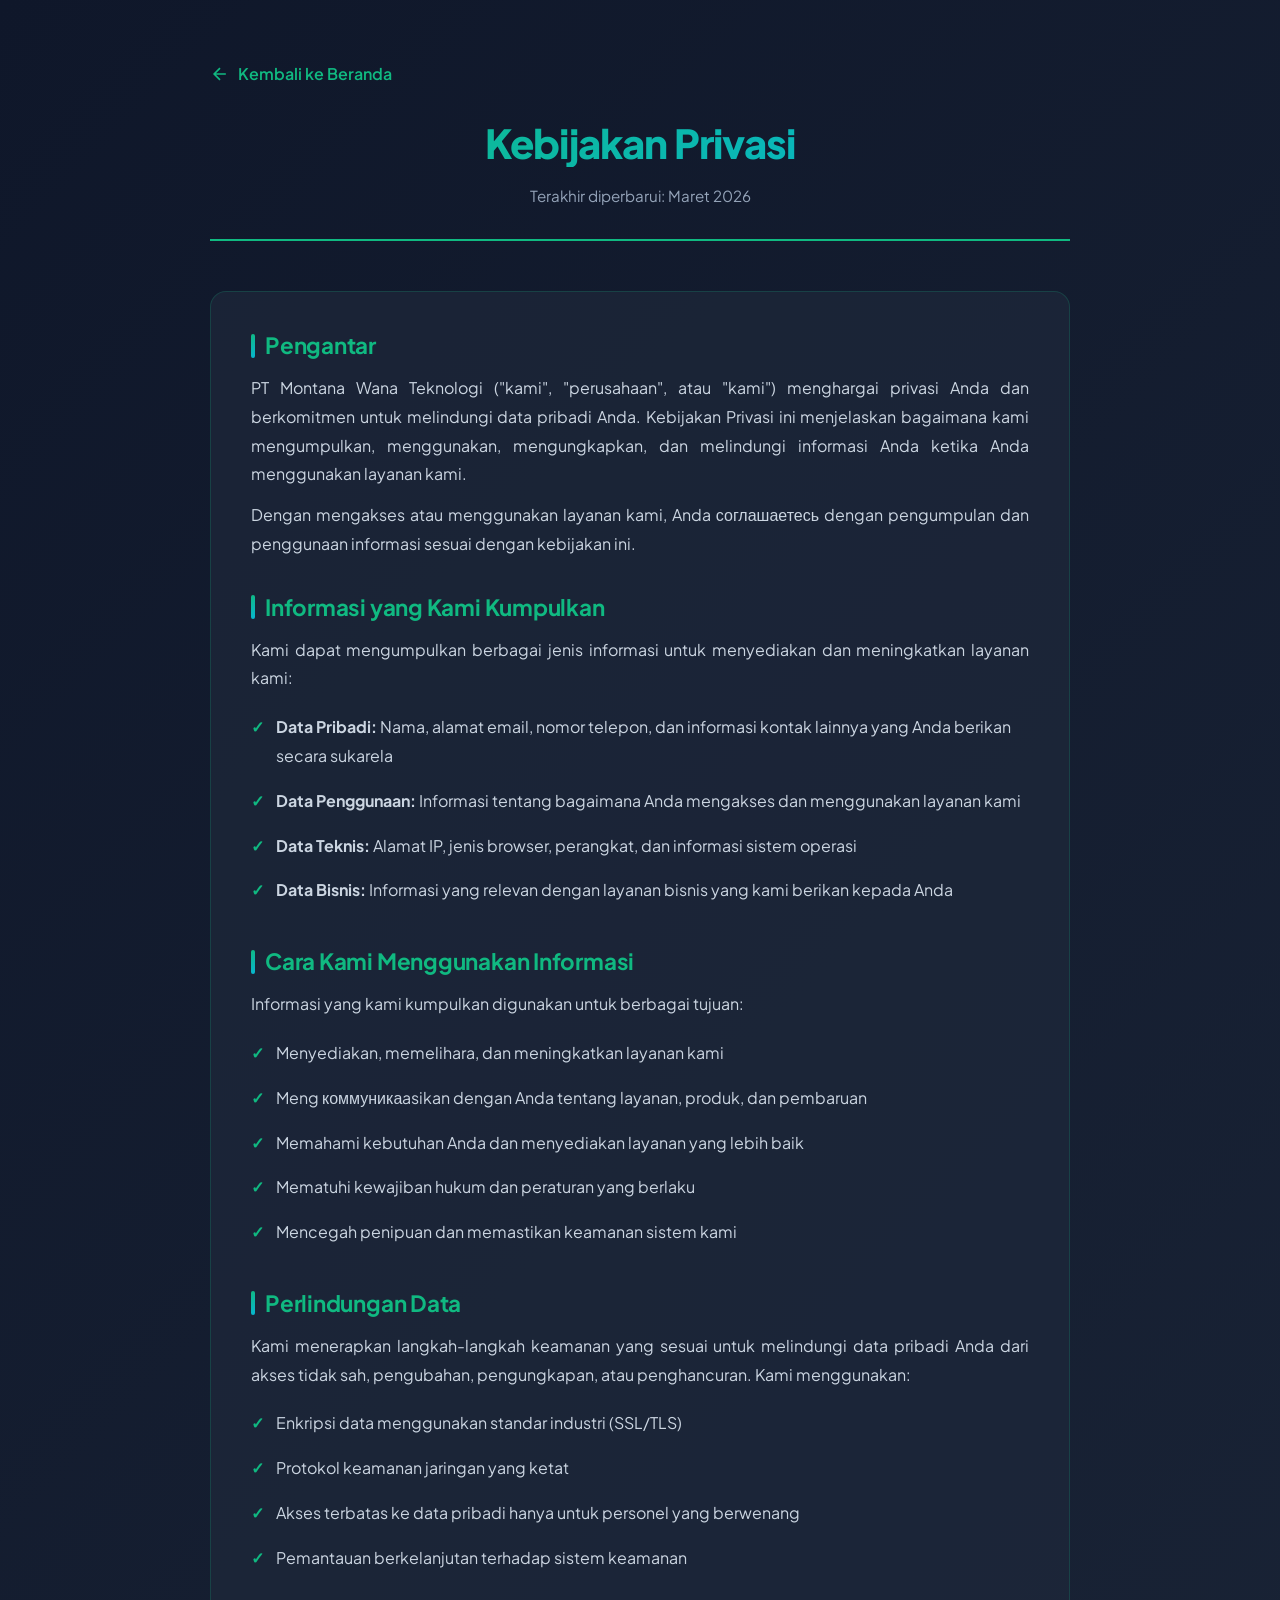
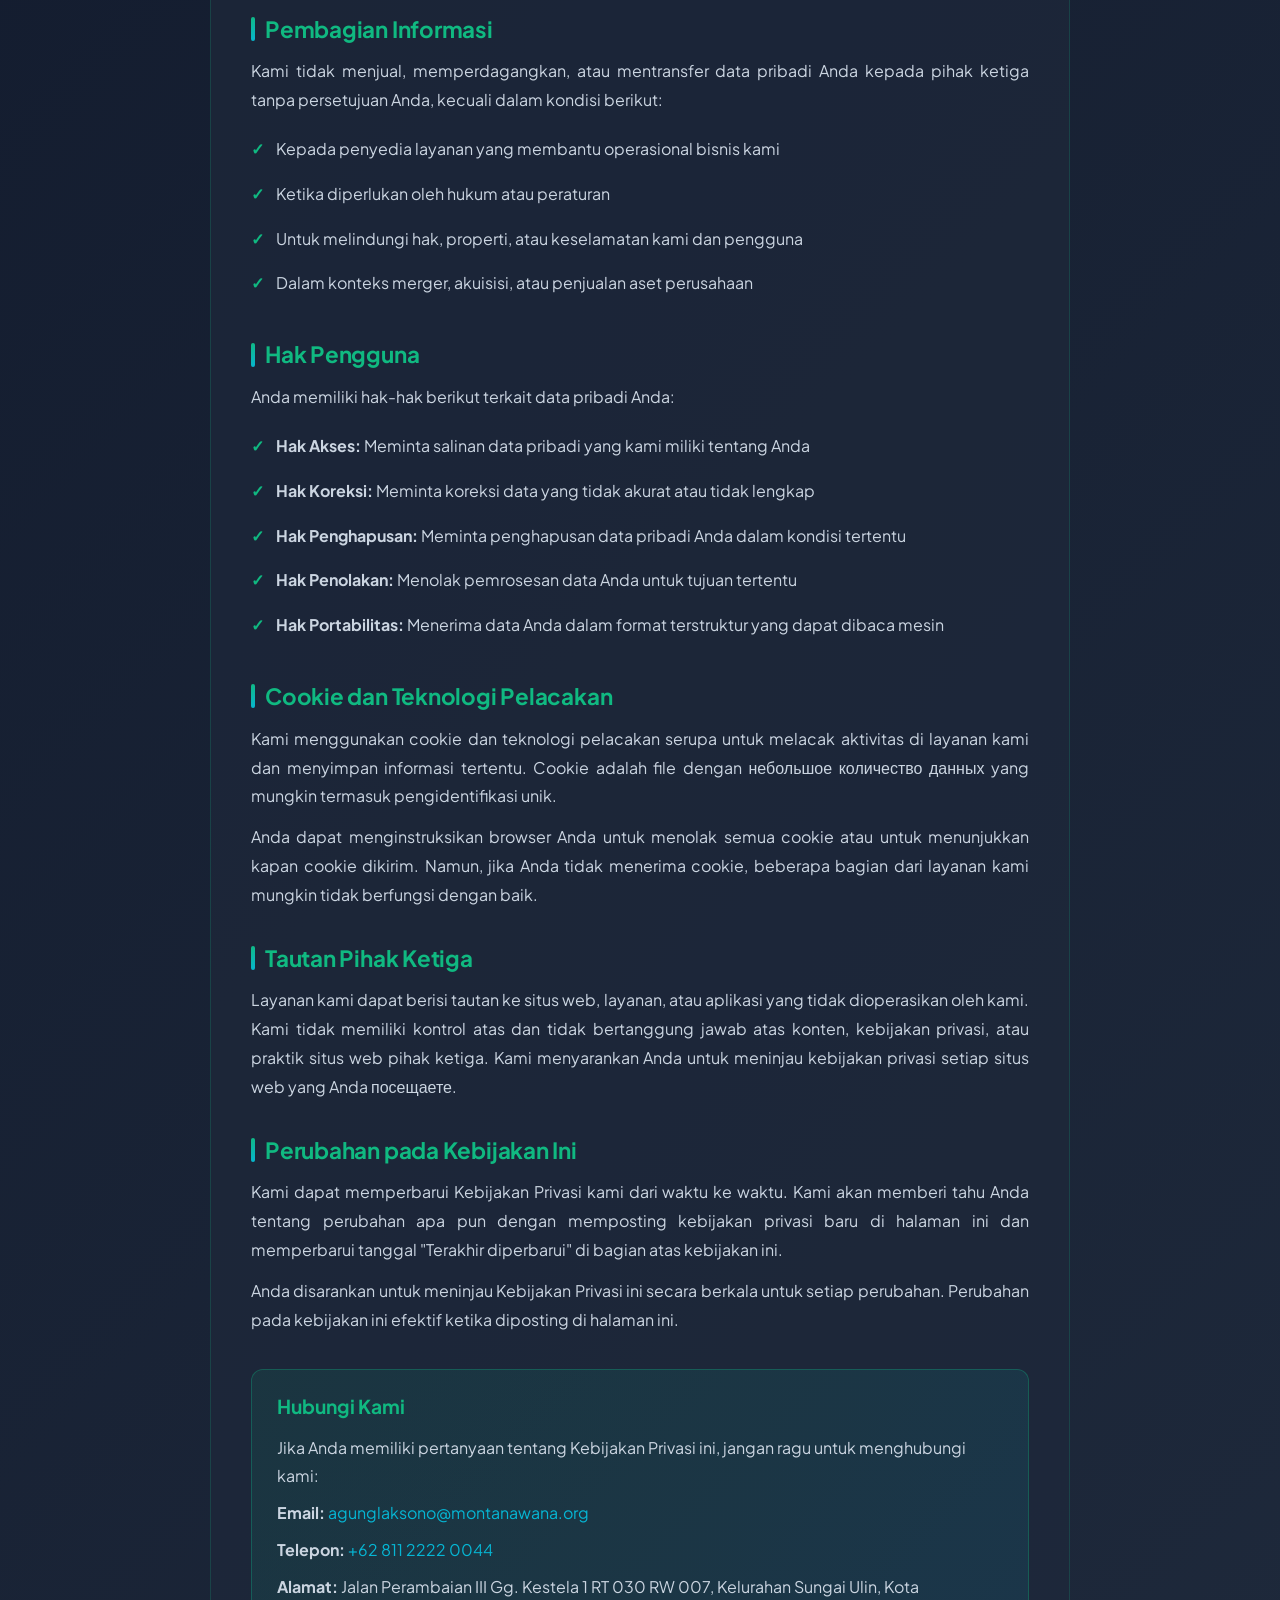
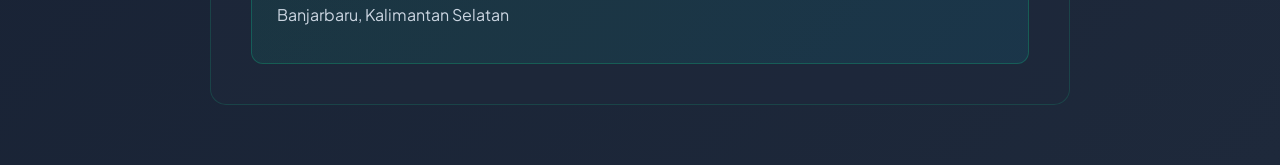
<file: privasy policy.html>
<!DOCTYPE html>
<html lang="id">
<head>
    <meta charset="UTF-8">
    <meta name="viewport" content="width=device-width, initial-scale=1.0">
    <meta name="description" content="Kebijakan Privasi PT Montana Wana Teknologi - Bagaimana kami melindungi dan mengelola data pribadi Anda.">
    <meta name="keywords" content="privacy policy, kebijakan privasi, PT Montana Wana Teknologi">
    <meta name="author" content="PT Montana Wana Teknologi">
    <meta name="robots" content="index, follow">
    
    <title>Kebijakan Privasi | PT Montana Wana Teknologi</title>
    
    <!-- Fonts -->
    <link rel="preconnect" href="https://fonts.googleapis.com">
    <link rel="preconnect" href="https://fonts.gstatic.com" crossorigin>
    <link href="https://fonts.googleapis.com/css2?family=Plus+Jakarta+Sans:wght@300;400;500;600;700;800&family=JetBrains+Mono:wght@400;500&display=swap" rel="stylesheet">
    
    <!-- Stylesheet -->
    <link rel="stylesheet" href="css/styles.css">
    
    <style>
        * {
            margin: 0;
            padding: 0;
            box-sizing: border-box;
        }
        
        body {
            font-family: 'Plus Jakarta Sans', sans-serif;
            background: linear-gradient(135deg, #0F172A 0%, #1E293B 100%);
            color: #E2E8F0;
            line-height: 1.8;
            min-height: 100vh;
        }
        
        .privacy-container {
            max-width: 900px;
            margin: 0 auto;
            padding: 60px 20px;
        }
        
        .privacy-header {
            text-align: center;
            margin-bottom: 50px;
            padding-bottom: 30px;
            border-bottom: 2px solid #10B981;
        }
        
        .privacy-header h1 {
            font-size: 2.5rem;
            font-weight: 800;
            color: #F8FAFC;
            margin-bottom: 15px;
            background: linear-gradient(135deg, #10B981, #06B6D4);
            -webkit-background-clip: text;
            -webkit-text-fill-color: transparent;
            background-clip: text;
        }
        
        .privacy-header .date {
            color: #94A3B8;
            font-size: 0.95rem;
        }
        
        .privacy-content {
            background: rgba(30, 41, 59, 0.7);
            border-radius: 16px;
            padding: 40px;
            border: 1px solid rgba(16, 185, 129, 0.2);
        }
        
        .privacy-section {
            margin-bottom: 35px;
        }
        
        .privacy-section h2 {
            font-size: 1.4rem;
            font-weight: 700;
            color: #10B981;
            margin-bottom: 15px;
            display: flex;
            align-items: center;
            gap: 10px;
        }
        
        .privacy-section h2::before {
            content: '';
            width: 4px;
            height: 24px;
            background: linear-gradient(135deg, #10B981, #06B6D4);
            border-radius: 2px;
        }
        
        .privacy-section p {
            color: #CBD5E1;
            margin-bottom: 12px;
            text-align: justify;
        }
        
        .privacy-section ul {
            list-style: none;
            padding-left: 0;
        }
        
        .privacy-section ul li {
            color: #CBD5E1;
            padding: 8px 0;
            padding-left: 25px;
            position: relative;
        }
        
        .privacy-section ul li::before {
            content: '✓';
            position: absolute;
            left: 0;
            color: #10B981;
            font-weight: bold;
        }
        
        .contact-box {
            background: linear-gradient(135deg, rgba(16, 185, 129, 0.1), rgba(6, 182, 212, 0.1));
            border: 1px solid rgba(16, 185, 129, 0.3);
            border-radius: 12px;
            padding: 25px;
            margin-top: 30px;
        }
        
        .contact-box h3 {
            color: #10B981;
            font-size: 1.2rem;
            margin-bottom: 15px;
        }
        
        .contact-box p {
            margin-bottom: 8px;
        }
        
        .contact-box a {
            color: #06B6D4;
            text-decoration: none;
            transition: color 0.3s ease;
        }
        
        .contact-box a:hover {
            color: #10B981;
        }
        
        .back-link {
            display: inline-flex;
            align-items: center;
            gap: 8px;
            color: #10B981;
            text-decoration: none;
            font-weight: 600;
            margin-bottom: 30px;
            transition: all 0.3s ease;
        }
        
        .back-link:hover {
            color: #06B6D4;
            transform: translateX(-5px);
        }
        
        @media (max-width: 768px) {
            .privacy-header h1 {
                font-size: 1.8rem;
            }
            
            .privacy-content {
                padding: 25px;
            }
            
            .privacy-container {
                padding: 40px 15px;
            }
        }
    </style>
</head>
<body>
    <div class="privacy-container">
        <a href="index.html" class="back-link">
            <svg width="20" height="20" viewBox="0 0 24 24" fill="none" stroke="currentColor" stroke-width="2">
                <path d="M19 12H5M12 19l-7-7 7-7"/>
            </svg>
            Kembali ke Beranda
        </a>
        
        <div class="privacy-header">
            <h1>Kebijakan Privasi</h1>
            <p class="date">Terakhir diperbarui: Maret 2026</p>
        </div>
        
        <div class="privacy-content">
            <div class="privacy-section">
                <h2>Pengantar</h2>
                <p>PT Montana Wana Teknologi ("kami", "perusahaan", atau "kami") menghargai privasi Anda dan berkomitmen untuk melindungi data pribadi Anda. Kebijakan Privasi ini menjelaskan bagaimana kami mengumpulkan, menggunakan, mengungkapkan, dan melindungi informasi Anda ketika Anda menggunakan layanan kami.</p>
                <p>Dengan mengakses atau menggunakan layanan kami, Anda соглашаетесь dengan pengumpulan dan penggunaan informasi sesuai dengan kebijakan ini.</p>
            </div>
            
            <div class="privacy-section">
                <h2>Informasi yang Kami Kumpulkan</h2>
                <p>Kami dapat mengumpulkan berbagai jenis informasi untuk menyediakan dan meningkatkan layanan kami:</p>
                <ul>
                    <li><strong>Data Pribadi:</strong> Nama, alamat email, nomor telepon, dan informasi kontak lainnya yang Anda berikan secara sukarela</li>
                    <li><strong>Data Penggunaan:</strong> Informasi tentang bagaimana Anda mengakses dan menggunakan layanan kami</li>
                    <li><strong>Data Teknis:</strong> Alamat IP, jenis browser, perangkat, dan informasi sistem operasi</li>
                    <li><strong>Data Bisnis:</strong> Informasi yang relevan dengan layanan bisnis yang kami berikan kepada Anda</li>
                </ul>
            </div>
            
            <div class="privacy-section">
                <h2>Cara Kami Menggunakan Informasi</h2>
                <p>Informasi yang kami kumpulkan digunakan untuk berbagai tujuan:</p>
                <ul>
                    <li>Menyediakan, memelihara, dan meningkatkan layanan kami</li>
                    <li>Meng коммуникаasikan dengan Anda tentang layanan, produk, dan pembaruan</li>
                    <li>Memahami kebutuhan Anda dan menyediakan layanan yang lebih baik</li>
                    <li>Mematuhi kewajiban hukum dan peraturan yang berlaku</li>
                    <li>Mencegah penipuan dan memastikan keamanan sistem kami</li>
                </ul>
            </div>
            
            <div class="privacy-section">
                <h2>Perlindungan Data</h2>
                <p>Kami menerapkan langkah-langkah keamanan yang sesuai untuk melindungi data pribadi Anda dari akses tidak sah, pengubahan, pengungkapan, atau penghancuran. Kami menggunakan:</p>
                <ul>
                    <li>Enkripsi data menggunakan standar industri (SSL/TLS)</li>
                    <li>Protokol keamanan jaringan yang ketat</li>
                    <li>Akses terbatas ke data pribadi hanya untuk personel yang berwenang</li>
                    <li>Pemantauan berkelanjutan terhadap sistem keamanan</li>
                </ul>
            </div>
            
            <div class="privacy-section">
                <h2>Pembagian Informasi</h2>
                <p>Kami tidak menjual, memperdagangkan, atau mentransfer data pribadi Anda kepada pihak ketiga tanpa persetujuan Anda, kecuali dalam kondisi berikut:</p>
                <ul>
                    <li>Kepada penyedia layanan yang membantu operasional bisnis kami</li>
                    <li>Ketika diperlukan oleh hukum atau peraturan</li>
                    <li>Untuk melindungi hak, properti, atau keselamatan kami dan pengguna</li>
                    <li>Dalam konteks merger, akuisisi, atau penjualan aset perusahaan</li>
                </ul>
            </div>
            
            <div class="privacy-section">
                <h2>Hak Pengguna</h2>
                <p>Anda memiliki hak-hak berikut terkait data pribadi Anda:</p>
                <ul>
                    <li><strong>Hak Akses:</strong> Meminta salinan data pribadi yang kami miliki tentang Anda</li>
                    <li><strong>Hak Koreksi:</strong> Meminta koreksi data yang tidak akurat atau tidak lengkap</li>
                    <li><strong>Hak Penghapusan:</strong> Meminta penghapusan data pribadi Anda dalam kondisi tertentu</li>
                    <li><strong>Hak Penolakan:</strong> Menolak pemrosesan data Anda untuk tujuan tertentu</li>
                    <li><strong>Hak Portabilitas:</strong> Menerima data Anda dalam format terstruktur yang dapat dibaca mesin</li>
                </ul>
            </div>
            
            <div class="privacy-section">
                <h2>Cookie dan Teknologi Pelacakan</h2>
                <p>Kami menggunakan cookie dan teknologi pelacakan serupa untuk melacak aktivitas di layanan kami dan menyimpan informasi tertentu. Cookie adalah file dengan небольшое количество данных yang mungkin termasuk pengidentifikasi unik.</p>
                <p>Anda dapat menginstruksikan browser Anda untuk menolak semua cookie atau untuk menunjukkan kapan cookie dikirim. Namun, jika Anda tidak menerima cookie, beberapa bagian dari layanan kami mungkin tidak berfungsi dengan baik.</p>
            </div>
            
            <div class="privacy-section">
                <h2>Tautan Pihak Ketiga</h2>
                <p>Layanan kami dapat berisi tautan ke situs web, layanan, atau aplikasi yang tidak dioperasikan oleh kami. Kami tidak memiliki kontrol atas dan tidak bertanggung jawab atas konten, kebijakan privasi, atau praktik situs web pihak ketiga. Kami menyarankan Anda untuk meninjau kebijakan privasi setiap situs web yang Anda посещаете.</p>
            </div>
            
            <div class="privacy-section">
                <h2>Perubahan pada Kebijakan Ini</h2>
                <p>Kami dapat memperbarui Kebijakan Privasi kami dari waktu ke waktu. Kami akan memberi tahu Anda tentang perubahan apa pun dengan memposting kebijakan privasi baru di halaman ini dan memperbarui tanggal "Terakhir diperbarui" di bagian atas kebijakan ini.</p>
                <p>Anda disarankan untuk meninjau Kebijakan Privasi ini secara berkala untuk setiap perubahan. Perubahan pada kebijakan ini efektif ketika diposting di halaman ini.</p>
            </div>
            
            <div class="contact-box">
                <h3>Hubungi Kami</h3>
                <p>Jika Anda memiliki pertanyaan tentang Kebijakan Privasi ini, jangan ragu untuk menghubungi kami:</p>
                <p><strong>Email:</strong> <a href="mailto:agunglaksono@montanawana.org">agunglaksono@montanawana.org</a></p>
                <p><strong>Telepon:</strong> <a href="tel:+6281122220044">+62 811 2222 0044</a></p>
                <p><strong>Alamat:</strong> Jalan Perambaian III Gg. Kestela 1 RT 030 RW 007, Kelurahan Sungai Ulin, Kota Banjarbaru, Kalimantan Selatan</p>
            </div>
        </div>
    </div>
</body>
</html>
</file>
<file: css/styles.css>
/* ================================================
   PT Montana Wana Teknologi - Main Stylesheet
   Professional Dark Theme with Emerald Accents
   V2.0 - Enhanced Design System
   ================================================ */

/* ================================================
   GRAYSCALE HOVER EFFECT FOR IMAGES
   ================================================
   Default: Black & white (grayscale: 100%)
   Hover: Full color (grayscale: 0%)
   Transition: 0.4s smooth animation
   ================================================ */

/* Main grayscale image effect - applies to all relevant images */
img.grayscale-effect,
.portfolio-img,
.product-img,
.solution-card img,
.team-img,
.livestock-img,
.farming-img,
.gallery-img,
.hero-bg-img,
.section-img,
.gallery-item img {
    filter: grayscale(100%) !important;
    -webkit-filter: grayscale(100%) !important;
    -moz-filter: grayscale(100%) !important;
    -ms-filter: grayscale(100%) !important;
    -o-filter: grayscale(100%) !important;
    transition: filter 0.4s ease-in-out, -webkit-filter 0.4s ease-in-out !important;
    -webkit-transition: -webkit-filter 0.4s ease-in-out !important;
    -moz-transition: filter 0.4s ease-in-out !important;
    -o-transition: filter 0.4s ease-in-out !important;
}

/* Full color on hover - override body filter for theme toggle */
img.grayscale-effect:hover,
.portfolio-img:hover,
.product-img:hover,
.solution-card img:hover,
.team-img:hover,
.livestock-img:hover,
.farming-img:hover,
.gallery-img:hover,
.hero-bg-img:hover,
.section-img:hover,
.gallery-item:hover img {
    filter: none !important;
    -webkit-filter: none !important;
    -moz-filter: none !important;
    -ms-filter: none !important;
    -o-filter: none !important;
}

/* Alternative class for images that should always be in color */
img.color-image,
img.no-grayscale {
    filter: grayscale(0%);
    -webkit-filter: grayscale(0%);
}

/* For background images in sections */
.grayscale-bg {
    filter: grayscale(100%);
    -webkit-filter: grayscale(100%);
    transition: filter 0.4s ease-in-out, background-image 0.4s ease-in-out;
}

.grayscale-bg:hover {
    filter: grayscale(0%);
    -webkit-filter: grayscale(0%);
}

/* Image container for better hover area */
.img-container {
    overflow: hidden;
    border-radius: inherit;
}

.img-container img {
    width: 100%;
    height: 100%;
    object-fit: cover;
}

/* Subtle zoom effect on hover (optional - combine with grayscale) */
.img-zoom-hover {
    transition: transform 0.4s ease-in-out, filter 0.4s ease-in-out;
}

.img-zoom-hover:hover {
    transform: scale(1.05);
}

/* Smooth image loading placeholder */
img {
    opacity: 1;
    transition: opacity 0.3s ease-in-out;
}

img.lazy-load {
    opacity: 0;
}

img.lazy-load.loaded {
    opacity: 1;
}

/* Dark/Light theme image adjustments */
@media (prefers-color-scheme: dark) {
    img.grayscale-effect,
    .grayscale-bg {
        filter: grayscale(100%) brightness(0.9);
        -webkit-filter: grayscale(100%) brightness(0.9);
    }
    
    img.grayscale-effect:hover,
    .grayscale-bg:hover {
        filter: grayscale(0%) brightness(1);
        -webkit-filter: grayscale(0%) brightness(1);
    }
}

/* Reduced motion preference */
@media (prefers-reduced-motion: reduce) {
    img.grayscale-effect,
    .grayscale-bg,
    .img-zoom-hover {
        transition: none;
        -webkit-transition: none;
    }
}

/* ================================================
   GALLERY STYLES FOR LIVESTOCK & FARMING IMAGES
   ================================================ */

/* Livestock Gallery */
.livestock-gallery {
    margin-bottom: 60px;
}

.gallery-grid,
.farming-gallery-grid {
    display: grid;
    grid-template-columns: repeat(5, 1fr);
    gap: 20px;
    margin-top: 40px;
}

@media (max-width: 1200px) {
    .gallery-grid,
    .farming-gallery-grid {
        grid-template-columns: repeat(3, 1fr);
    }
}

@media (max-width: 768px) {
    .gallery-grid,
    .farming-gallery-grid {
        grid-template-columns: repeat(2, 1fr);
    }
}

@media (max-width: 480px) {
    .gallery-grid,
    .farming-gallery-grid {
        grid-template-columns: 1fr;
    }
}

.gallery-item {
    position: relative;
    border-radius: 12px;
    overflow: hidden;
    box-shadow: 0 4px 20px rgba(0, 0, 0, 0.15);
    aspect-ratio: 4/3;
}

.gallery-item img {
    width: 100%;
    height: 100%;
    object-fit: cover;
    display: block;
}

.gallery-caption {
    position: absolute;
    bottom: 0;
    left: 0;
    right: 0;
    background: linear-gradient(transparent, rgba(0, 0, 0, 0.8));
    color: white;
    padding: 40px 16px 16px;
    font-size: 14px;
    font-weight: 500;
    text-align: center;
    opacity: 0;
    transform: translateY(10px);
    transition: all 0.3s ease;
}

.gallery-item:hover .gallery-caption {
    opacity: 1;
    transform: translateY(0);
}

/* Farming Gallery Section */
.farming-gallery {
    padding: 80px 0;
    background: var(--navy-light);
}

.farming-gallery-grid .gallery-item {
    aspect-ratio: 1/1;
}

/* Image hover zoom effect */
.gallery-item::before {
    content: '';
    position: absolute;
    top: 0;
    left: 0;
    right: 0;
    bottom: 0;
    background: linear-gradient(135deg, var(--emerald-glow), var(--cyan-glow));
    opacity: 0;
    transition: opacity 0.3s ease;
    z-index: 1;
}

.gallery-item:hover::before {
    opacity: 0.1;
}

.gallery-item:hover {
    transform: scale(1.02);
    box-shadow: 0 8px 30px rgba(16, 185, 129, 0.2);
}

/* CSS Variables - Design System */
:root {
    /* Primary Colors */
    --deep-navy: #0F172A;
    --navy-light: #1E293B;
    --navy-lighter: #334155;
    
    /* Accent Colors */
    --emerald: #10B981;
    --emerald-dark: #059669;
    --emerald-light: #34D399;
    --emerald-glow: rgba(16, 185, 129, 0.15);
    
    /* Secondary Accent */
    --cyan: #06B6D4;
    --cyan-light: #22D3EE;
    --cyan-glow: rgba(6, 182, 212, 0.15);
    
    /* NEW - Extended Accent Palette */
    --purple: #8B5CF6;
    --purple-light: #A78BFA;
    --purple-glow: rgba(139, 92, 246, 0.15);
    --amber: #F59E0B;
    --amber-light: #FBBF24;
    --amber-glow: rgba(245, 158, 11, 0.15);
    --rose: #F43F5E;
    --rose-light: #FB7185;
    --rose-glow: rgba(244, 63, 94, 0.15);
    
    /* Neutral Colors - IMPROVED Contrast */
    --white: #FFFFFF;
    --soft-white: #F8FAFC;
    --gray-50: #F9FAFB;
    --gray-100: #F1F5F9;
    --gray-200: #E2E8F0;
    --gray-300: #CBD5E1;  /* Lebih terang untuk readability */
    --gray-400: #94A3B8;
    --gray-500: #64748B;
    
    /* Glass Effect */
    --glass-bg: rgba(15, 23, 42, 0.75);
    --glass-bg-light: rgba(30, 41, 59, 0.6);
    --glass-border: rgba(255, 255, 255, 0.08);
    --glass-border-hover: rgba(255, 255, 255, 0.15);
    
    /* Gradients */
    --gradient-primary: linear-gradient(135deg, #10B981 0%, #06B6D4 100%);
    --gradient-dark: linear-gradient(180deg, #0F172A 0%, #1E293B 100%);
    --gradient-subtle: linear-gradient(180deg, transparent 0%, rgba(16, 185, 129, 0.05) 50%, transparent 100%);
    --gradient-purple: linear-gradient(135deg, #8B5CF6 0%, #06B6D4 100%);
    --gradient-amber: linear-gradient(135deg, #F59E0B 0%, #10B981 100%);
    
    /* Shadows */
    --shadow-sm: 0 2px 8px rgba(0, 0, 0, 0.15);
    --shadow-md: 0 4px 20px rgba(0, 0, 0, 0.25);
    --shadow-lg: 0 10px 40px rgba(0, 0, 0, 0.35);
    --shadow-glow: 0 0 40px rgba(16, 185, 129, 0.2);
    --shadow-cyan-glow: 0 0 40px rgba(6, 182, 212, 0.2);
    --shadow-purple-glow: 0 0 40px rgba(139, 92, 246, 0.2);
    
    /* Typography */
    --font-primary: 'Plus Jakarta Sans', -apple-system, BlinkMacSystemFont, sans-serif;
    --font-mono: 'JetBrains Mono', 'Fira Code', monospace;
    
    /* Typography Scale - IMPROVED */
    --text-xs: 0.75rem;      /* 12px - captions */
    --text-sm: 0.875rem;     /* 14px - small text */
    --text-base: 1rem;       /* 16px - body */
    --text-lg: 1.125rem;     /* 18px - lead text */
    --text-xl: 1.25rem;      /* 20px - card titles */
    --text-2xl: 1.5rem;      /* 24px - section subtitle */
    --text-3xl: 1.875rem;    /* 30px - h3 */
    --text-4xl: 2.25rem;     /* 36px - h2 */
    --text-5xl: 3rem;        /* 48px - h1 small */
    --text-6xl: 3.75rem;     /* 60px - hero title min */
    --text-7xl: 4.5rem;      /* 72px - hero title max */
    
    /* Line Heights */
    --leading-tight: 1.2;
    --leading-snug: 1.375;
    --leading-normal: 1.6;
    --leading-relaxed: 1.75;
    
    /* Spacing - NEW Consistent Scale */
    --space-1: 0.25rem;   /* 4px */
    --space-2: 0.5rem;    /* 8px */
    --space-3: 0.75rem;   /* 12px */
    --space-4: 1rem;      /* 16px */
    --space-5: 1.25rem;   /* 20px */
    --space-6: 1.5rem;    /* 24px */
    --space-8: 2rem;      /* 32px */
    --space-10: 2.5rem;   /* 40px */
    --space-12: 3rem;     /* 48px */
    --space-16: 4rem;     /* 64px */
    --space-20: 5rem;     /* 80px */
    --space-24: 6rem;     /* 96px */
    
    /* Legacy spacing aliases */
    --space-xs: 0.25rem;
    --space-sm: 0.5rem;
    --space-md: 1rem;
    --space-lg: 1.5rem;
    --space-xl: 2rem;
    --space-2xl: 3rem;
    --space-3xl: 4rem;
    --space-4xl: 6rem;
    
    /* Border Radius */
    --radius-sm: 6px;
    --radius-md: 10px;
    --radius-lg: 14px;
    --radius-xl: 20px;
    --radius-2xl: 28px;
    --radius-full: 9999px;
    
    /* Transitions */
    --transition-fast: 0.15s ease;
    --transition-base: 0.3s ease;
    --transition-slow: 0.5s ease;
    --transition-spring: 0.4s cubic-bezier(0.175, 0.885, 0.32, 1.275);
}

/* Reset & Base */
*, *::before, *::after {
    margin: 0;
    padding: 0;
    box-sizing: border-box;
}

html {
    scroll-behavior: smooth;
    -webkit-font-smoothing: antialiased;
    -moz-osx-font-smoothing: grayscale;
    font-size: 16px;
}

body {
    font-family: var(--font-primary);
    background: var(--deep-navy);
    color: var(--gray-300);  /* Improved contrast */
    line-height: var(--leading-normal);
    overflow-x: hidden;
    font-size: var(--text-base);
}

/* Typography Hierarchy - IMPROVED */
h1, h2, h3, h4, h5, h6 {
    color: var(--soft-white);
    line-height: var(--leading-tight);
    font-weight: 700;
}

h1 {
    font-size: var(--text-7xl);
    font-weight: 800;
    letter-spacing: -0.02em;
}

h2 {
    font-size: var(--text-4xl);
    letter-spacing: -0.01em;
}

h3 {
    font-size: var(--text-2xl);
}

h4 {
    font-size: var(--text-xl);
}

p {
    margin-bottom: var(--space-4);
    color: var(--gray-300);
}

p:last-child {
    margin-bottom: 0;
}

/* Lead text */
.lead {
    font-size: var(--text-lg);
    color: var(--gray-200);
    line-height: var(--leading-relaxed);
}

/* Caption text */
.caption {
    font-size: var(--text-sm);
    color: var(--gray-400);
    font-weight: 500;
    letter-spacing: 0.05em;
    text-transform: uppercase;
}

/* Mono text for data */
.mono {
    font-family: var(--font-mono);
    font-size: var(--text-sm);
}

/* Canvas Background */
#particle-canvas {
    position: fixed;
    top: 0;
    left: 0;
    width: 100%;
    height: 100%;
    z-index: 0;
    pointer-events: none;
}

/* Neural Network Canvas */
#neural-canvas {
    position: fixed;
    top: 0;
    left: 0;
    width: 100%;
    height: 100%;
    z-index: 0;
    pointer-events: none;
}

/* Scroll Progress */
.scroll-progress {
    position: fixed;
    top: 0;
    left: 0;
    width: 0%;
    height: 3px;
    background: var(--gradient-primary);
    z-index: 1001;
    transition: width 0.1s linear;
}

/* ================================================
   NAVIGATION - Minimalist & Elegant
   ================================================ */
.navbar {
    position: fixed;
    top: 0;
    left: 0;
    right: 0;
    display: flex;
    align-items: center;
    justify-content: space-between;
    padding: var(--space-4) var(--space-8);
    background: rgba(15, 23, 42, 0.85);
    backdrop-filter: blur(20px);
    -webkit-backdrop-filter: blur(20px);
    border-bottom: 1px solid var(--glass-border);
    z-index: 1000;
    max-width: 1400px;
    margin: 0 auto;
    left: 50%;
    transform: translateX(-50%);
    border-radius: 0 0 16px 16px;
}

.nav-logo {
    display: flex;
    align-items: center;
    gap: var(--space-3);
    text-decoration: none;
}

.nav-logo span {
    font-size: 1.2rem;
    font-weight: 700;
    color: var(--white);
    letter-spacing: -0.02em;
}

.nav-links {
    display: flex;
    gap: var(--space-1);
    list-style: none;
    align-items: center;
}

.nav-links a {
    padding: var(--space-2) var(--space-4);
    color: var(--gray-300);
    text-decoration: none;
    font-size: 0.9rem;
    font-weight: 500;
    border-radius: var(--radius-lg);
    transition: all 0.25s ease;
    white-space: nowrap;
}

.nav-links a:hover {
    color: var(--white);
    background: rgba(16, 185, 129, 0.15);
}

/* Navigation Dropdown */
.nav-links li {
    position: relative;
}

.nav-dropdown > a::after {
    content: '';
    display: inline-block;
    width: 0;
    height: 0;
    border-left: 4px solid transparent;
    border-right: 4px solid transparent;
    border-top: 4px solid currentColor;
    margin-left: 6px;
    vertical-align: middle;
}

.dropdown-menu {
    position: absolute;
    top: calc(100% + 8px);
    left: 50%;
    transform: translateX(-50%);
    min-width: 180px;
    background: var(--navy-light);
    border-radius: 12px;
    padding: 8px 0;
    box-shadow: 0 20px 50px rgba(0, 0, 0, 0.4);
    opacity: 0;
    visibility: hidden;
    transition: all 0.3s ease;
    z-index: 1000;
    list-style: none;
    border: 1px solid var(--glass-border);
}

.nav-dropdown:hover .dropdown-menu {
    opacity: 1;
    visibility: visible;
}

.dropdown-menu li a {
    display: block;
    padding: 10px 18px;
    color: var(--gray-300) !important;
    font-size: 0.85rem;
    border-radius: 0;
}

.dropdown-menu li a:hover {
    background: var(--emerald) !important;
    color: var(--deep-navy) !important;
}

.nav-actions {
    display: flex;
    align-items: center;
    gap: var(--space-2);
}

.mobile-menu-btn {
    display: none;
    flex-direction: column;
    gap: 5px;
    padding: 8px;
    background: transparent;
    border: none;
    cursor: pointer;
}

.mobile-menu-btn span {
    width: 24px;
    height: 2px;
    background: var(--gray-300);
    transition: all 0.3s ease;
    border-radius: 2px;
}

.nav-links a {
    padding: var(--space-2) var(--space-3);
    color: var(--gray-300);
    text-decoration: none;
    font-size: 0.8rem;
    font-weight: 500;
    border-radius: var(--radius-full);
    transition: all var(--transition-base);
    position: relative;
    white-space: nowrap;
}

.nav-links a::after {
    content: '';
    position: absolute;
    bottom: 4px;
    left: 50%;
    transform: translateX(-50%);
    width: 0;
    height: 2px;
    background: var(--emerald);
    transition: width var(--transition-base);
    border-radius: 2px;
}

.nav-links a:hover {
    color: var(--white);
    background: rgba(16, 185, 129, 0.1);
}

.nav-links a:hover::after {
    width: 60%;
}

/* Navigation Dropdown */
.nav-links li {
    position: relative;
}

.nav-dropdown > a::after {
    content: '' !important;
    display: inline-block !important;
    width: 0 !important;
    height: 0 !important;
    border-left: 4px solid transparent !important;
    border-right: 4px solid transparent !important;
    border-top: 5px solid currentColor !important;
    margin-left: 6px !important;
    vertical-align: middle;
}

.nav-dropdown > a::after {
    width: 0 !important;
    height: 0 !important;
    background: none !important;
}

.dropdown-menu {
    position: absolute;
    top: 100%;
    left: 0;
    min-width: 200px;
    background: var(--navy-light);
    border-radius: 12px;
    padding: 10px 0;
    box-shadow: 0 20px 50px rgba(0, 0, 0, 0.4);
    opacity: 0;
    visibility: hidden;
    transform: translateY(15px);
    transition: all 0.3s ease;
    z-index: 1000;
    list-style: none;
    margin-top: 8px;
    border: 1px solid var(--glass-border);
}

.nav-dropdown:hover .dropdown-menu {
    opacity: 1;
    visibility: visible;
    transform: translateY(0);
}

.dropdown-menu li a {
    display: block;
    padding: 12px 20px;
    color: var(--gray-300) !important;
    text-decoration: none;
    transition: all 0.2s ease;
    font-size: 0.85rem;
    border-radius: 0;
}

.dropdown-menu li a:hover {
    background: var(--emerald) !important;
    color: var(--deep-navy) !important;
    border-radius: 0;
}

.dropdown-menu li a::after {
    display: none !important;
}

.nav-actions {
    display: flex;
    align-items: center;
    gap: var(--space-2);
    padding-left: var(--space-5);
    border-left: 1px solid var(--glass-border);
}

.theme-toggle {
    width: 40px;
    height: 40px;
    border-radius: 50%;
    border: 1px solid var(--glass-border);
    background: transparent;
    color: var(--soft-white);
    cursor: pointer;
    display: flex;
    align-items: center;
    justify-content: center;
    transition: all var(--transition-base);
}

.theme-toggle:hover {
    background: var(--emerald);
    border-color: var(--emerald);
    color: var(--deep-navy);
}

/* Mobile Menu */
.mobile-menu-btn {
    display: none;
    width: 40px;
    height: 40px;
    border-radius: var(--radius-md);
    border: 1px solid var(--glass-border);
    background: transparent;
    color: var(--soft-white);
    cursor: pointer;
    flex-direction: column;
    align-items: center;
    justify-content: center;
    gap: 4px;
}

.mobile-menu-btn span {
    width: 20px;
    height: 2px;
    background: var(--soft-white);
    transition: all var(--transition-base);
}

/* ================================================
   HERO SECTION - Improved Layout
   ================================================ */
.hero {
    min-height: 100vh;
    display: flex;
    align-items: center;
    justify-content: center;
    position: relative;
    padding: var(--space-24) var(--space-6) var(--space-16);
    overflow: hidden;
}

.hero-content {
    text-align: center;
    max-width: 900px;
    z-index: 1;
}

.hero-badge {
    display: inline-flex;
    align-items: center;
    gap: var(--space-3);
    padding: var(--space-3) var(--space-6);
    background: var(--glass-bg);
    backdrop-filter: blur(10px);
    -webkit-backdrop-filter: blur(10px);
    border: 1px solid var(--glass-border);
    border-radius: var(--radius-full);
    font-size: var(--text-sm);
    color: var(--emerald-light);
    margin-bottom: var(--space-8);
    animation: fadeInUp 0.8s ease forwards;
    opacity: 0;
    font-weight: 500;
}

.hero-badge::before {
    content: '';
    width: 8px;
    height: 8px;
    background: var(--emerald);
    border-radius: 50%;
    animation: pulse 2s infinite;
}

.badge-dot {
    width: 6px;
    height: 6px;
    background: var(--emerald);
    border-radius: 50%;
    animation: pulse 2s infinite;
}

.hero-title {
    font-size: clamp(3rem, 7vw, 4.5rem);
    font-weight: 800;
    line-height: 1.1;
    margin-bottom: var(--space-6);
    animation: fadeInUp 0.8s ease 0.2s forwards;
    opacity: 0;
    letter-spacing: -0.03em;
}

.hero-title .highlight {
    background: var(--gradient-primary);
    -webkit-background-clip: text;
    -webkit-text-fill-color: transparent;
    background-clip: text;
}

.hero-subtitle {
    font-size: clamp(1.125rem, 2.5vw, 1.375rem);
    color: var(--gray-300);
    max-width: 650px;
    margin: 0 auto var(--space-12);
    animation: fadeInUp 0.8s ease 0.4s forwards;
    opacity: 0;
    line-height: var(--leading-relaxed);
}

.typing-effect {
    display: inline;
    color: var(--cyan-light);
    border-right: 2px solid var(--cyan-light);
    animation: blink 0.7s infinite;
}

.hero-cta {
    display: flex;
    gap: var(--space-4);
    justify-content: center;
    flex-wrap: wrap;
    animation: fadeInUp 0.8s ease 0.6s forwards;
    opacity: 0;
}

/* 3D Floating Elements - Simplified */
.hero-visual {
    position: absolute;
    width: 100%;
    height: 100%;
    top: 0;
    left: 0;
    pointer-events: none;
}

.floating-element {
    position: absolute;
    border-radius: var(--radius-xl);
    background: var(--glass-bg);
    backdrop-filter: blur(10px);
    -webkit-backdrop-filter: blur(10px);
    border: 1px solid var(--glass-border);
    padding: var(--space-6);
    animation: float 6s ease-in-out infinite;
    max-width: 200px;
}

.floating-element:nth-child(1) {
    top: 22%;
    left: 5%;
    animation-delay: 0s;
}

.floating-element:nth-child(2) {
    top: 55%;
    right: 5%;
    animation-delay: 2s;
}

.floating-element:nth-child(3) {
    bottom: 18%;
    left: 12%;
    animation-delay: 4s;
}

.floating-element .icon {
    width: 56px;
    height: 56px;
    background: var(--gradient-primary);
    border-radius: var(--radius-lg);
    display: flex;
    align-items: center;
    justify-content: center;
    margin-bottom: var(--space-4);
    font-size: 1.5rem;
}

.floating-element h4 {
    font-size: var(--text-base);
    margin-bottom: var(--space-1);
    color: var(--white);
    font-weight: 600;
}

.floating-element p {
    font-size: var(--text-sm);
    color: var(--gray-400);
    margin: 0;
}

/* ================================================
   VISUAL HIERARCHY ELEMENTS
   ================================================ */

/* Large Stats Numbers */
.stat-number {
    font-size: var(--text-6xl);
    font-weight: 800;
    line-height: 1;
    background: var(--gradient-primary);
    -webkit-background-clip: text;
    -webkit-text-fill-color: transparent;
    background-clip: text;
}

.stat-label {
    font-size: var(--text-sm);
    color: var(--gray-400);
    font-weight: 500;
    text-transform: uppercase;
    letter-spacing: 0.1em;
}

/* Section Number Marker */
.section-number {
    font-family: var(--font-mono);
    font-size: var(--text-sm);
    color: var(--emerald);
    font-weight: 500;
    margin-bottom: var(--space-2);
    display: block;
}

/* Enhanced Tags */
.tag {
    display: inline-flex;
    align-items: center;
    gap: var(--space-2);
    padding: var(--space-1) var(--space-3);
    border-radius: var(--radius-full);
    font-size: var(--text-xs);
    font-weight: 600;
    text-transform: uppercase;
    letter-spacing: 0.05em;
}

.tag-emerald {
    background: var(--emerald-glow);
    color: var(--emerald-light);
    border: 1px solid rgba(16, 185, 129, 0.3);
}

.tag-cyan {
    background: var(--cyan-glow);
    color: var(--cyan-light);
    border: 1px solid rgba(6, 182, 212, 0.3);
}

.tag-purple {
    background: var(--purple-glow);
    color: var(--purple-light);
    border: 1px solid rgba(139, 92, 246, 0.3);
}

.tag-amber {
    background: var(--amber-glow);
    color: var(--amber-light);
    border: 1px solid rgba(245, 158, 11, 0.3);
}

/* Enhanced Dividers */
.divider {
    width: 100%;
    height: 1px;
    background: linear-gradient(90deg, transparent, var(--glass-border), transparent);
    margin: var(--space-8) 0;
}

.divider-short {
    width: 60px;
    height: 3px;
    background: var(--gradient-primary);
    border-radius: var(--radius-full);
}

/* Card Glow Effects */
.card-glow {
    position: relative;
}

.card-glow::before {
    content: '';
    position: absolute;
    inset: -1px;
    border-radius: inherit;
    background: var(--gradient-primary);
    opacity: 0;
    transition: opacity var(--transition-base);
    z-index: -1;
    filter: blur(8px);
}

.card-glow:hover::before {
    opacity: 0.4;
}

/* Text Gradient */
.text-gradient {
    background: var(--gradient-primary);
    -webkit-background-clip: text;
    -webkit-text-fill-color: transparent;
    background-clip: text;
}

.text-gradient-purple {
    background: var(--gradient-purple);
    -webkit-background-clip: text;
    -webkit-text-fill-color: transparent;
    background-clip: text;
}

/* Background Patterns */
.bg-dots {
    background-image: radial-gradient(circle, var(--glass-border) 1px, transparent 1px);
    background-size: 24px 24px;
}

.bg-grid {
    background-image: 
        linear-gradient(var(--glass-border) 1px, transparent 1px),
        linear-gradient(90deg, var(--glass-border) 1px, transparent 1px);
    background-size: 40px 40px;
}

/* Skew Background */
.skew-bg {
    position: relative;
}

.skew-bg::before {
    content: '';
    position: absolute;
    top: 0;
    left: 0;
    right: 0;
    bottom: 0;
    background: var(--gradient-subtle);
    transform: skewY(-3deg);
    z-index: -1;
}

/* ================================================
   BUTTONS - Enhanced with Micro-interactions
   ================================================ */
.btn {
    padding: var(--space-4) var(--space-8);
    border-radius: var(--radius-full);
    font-size: var(--text-base);
    font-weight: 600;
    text-decoration: none;
    transition: all var(--transition-base);
    cursor: pointer;
    display: inline-flex;
    align-items: center;
    gap: var(--space-2);
    border: none;
    font-family: inherit;
    position: relative;
    overflow: hidden;
}

.btn-primary {
    background: var(--gradient-primary);
    color: var(--deep-navy);
    box-shadow: var(--shadow-glow);
}

.btn-primary::before {
    content: '';
    position: absolute;
    top: 0;
    left: -100%;
    width: 100%;
    height: 100%;
    background: linear-gradient(90deg, transparent, rgba(255,255,255,0.2), transparent);
    transition: left 0.5s ease;
}

.btn-primary:hover {
    transform: translateY(-3px);
    box-shadow: 0 15px 50px rgba(16, 185, 129, 0.4);
}

.btn-primary:hover::before {
    left: 100%;
}

.btn-secondary {
    background: transparent;
    color: var(--soft-white);
    border: 1px solid var(--glass-border);
}

.btn-secondary:hover {
    background: var(--glass-bg-light);
}

.btn-outline {
    background: transparent;
    color: var(--gray-300);
    border: 1px solid var(--gray-600);
}

.btn-outline:hover {
    border-color: var(--emerald);
    color: var(--emerald);
    background: rgba(16, 185, 129, 0.1);
}

.btn-sm {
    padding: var(--space-2) var(--space-5);
    font-size: var(--text-sm);
}

/* Animated border for special buttons */
.btn-animated {
    position: relative;
}

.btn-animated::after {
    content: '';
    position: absolute;
    inset: -2px;
    border-radius: inherit;
    background: var(--gradient-primary);
    z-index: -1;
    opacity: 0;
    transition: opacity var(--transition-base);
}

.btn-animated:hover::after {
    opacity: 1;
}

/* ================================================
   SECTIONS
   ================================================ */
section {
    padding: var(--space-20) var(--space-6);
    position: relative;
}

/* Container */
.container {
    max-width: 1200px;
    margin: 0 auto;
    padding: 0 var(--space-6);
}

.container-lg {
    max-width: 1400px;
}

.container-sm {
    max-width: 800px;
}

.section-header {
    text-align: center;
    max-width: 800px;
    margin: 0 auto var(--space-16);
}

.section-tag {
    display: inline-block;
    padding: var(--space-2) var(--space-4);
    background: var(--emerald-glow);
    border: 1px solid rgba(16, 185, 129, 0.3);
    border-radius: var(--radius-full);
    font-size: var(--text-sm);
    color: var(--emerald-light);
    margin-bottom: var(--space-4);
    font-weight: 600;
    letter-spacing: 0.08em;
    text-transform: uppercase;
}

.section-title {
    font-size: clamp(2rem, 5vw, 3rem);
    font-weight: 700;
    margin-bottom: var(--space-4);
    color: var(--white);
    letter-spacing: -0.02em;
}

.section-desc {
    color: var(--gray-400);
    font-size: var(--text-lg);
    max-width: 600px;
    margin: 0 auto;
}

/* Section Divider */
.section-divider {
    width: 60px;
    height: 4px;
    background: var(--gradient-primary);
    border-radius: var(--radius-full);
    margin: 0 auto var(--space-6);
}

/* ================================================
   ABOUT SECTION
   ================================================ */
.about {
    background: var(--gradient-subtle);
}

/* Profile Card */
.profile-card {
    max-width: 900px;
    margin: 0 auto 60px;
    background: var(--glass-bg);
    backdrop-filter: blur(10px);
    -webkit-backdrop-filter: blur(10px);
    border: 1px solid var(--glass-border);
    border-radius: var(--radius-xl);
    padding: 40px;
}

.profile-card h3 {
    color: var(--emerald);
    margin-bottom: var(--space-md);
    font-size: 1.25rem;
}

.profile-card .info-grid {
    display: grid;
    grid-template-columns: repeat(auto-fit, minmax(250px, 1fr));
    gap: var(--space-xl);
}

.profile-card .info-item {
    display: flex;
    flex-direction: column;
    gap: var(--space-sm);
    font-size: 0.95rem;
}

.profile-card .info-item strong {
    color: var(--gray-500);
    font-weight: 500;
}

.profile-card .kbli-tags {
    display: flex;
    flex-wrap: wrap;
    gap: var(--space-sm);
    margin-top: var(--space-lg);
    padding-top: var(--space-lg);
    border-top: 1px solid var(--glass-border);
}

/* Profile Hero Section */
.profile-hero {
    background: linear-gradient(135deg, var(--emerald-900) 0%, var(--emerald-800) 50%, var(--teal-900) 100%);
    padding: 120px 20px 80px;
    position: relative;
    overflow: hidden;
}

.profile-hero::before {
    content: '';
    position: absolute;
    top: 0;
    left: 0;
    right: 0;
    bottom: 0;
    background: url("data:image/svg+xml,%3Csvg width='60' height='60' viewBox='0 0 60 60' xmlns='http://www.w3.org/2000/svg'%3E%3Cg fill='none' fill-rule='evenodd'%3E%3Cg fill='%23ffffff' fill-opacity='0.03'%3E%3Cpath d='M36 34v-4h-2v4h-4v2h4v4h2v-4h4v-2h-4zm0-30V0h-2v4h-4v2h4v4h2V6h4V4h-4zM6 34v-4H4v4H0v2h4v4h2v-4h4v-2H6zM6 4V0H4v4H0v2h4v4h2V6h4V4H6z'/%3E%3C/g%3E%3C/g%3E%3C/svg%3E");
    opacity: 0.5;
}

.profile-container {
    max-width: 1100px;
    margin: 0 auto;
    display: flex;
    align-items: center;
    gap: 60px;
    position: relative;
    z-index: 1;
}

.profile-image {
    flex-shrink: 0;
    position: relative;
}

.profile-image img {
    width: 280px;
    height: 280px;
    border-radius: 50%;
    object-fit: cover;
    border: 6px solid rgba(255, 255, 255, 0.3);
    box-shadow: 0 20px 60px rgba(0, 0, 0, 0.4);
    transition: transform 0.3s ease, box-shadow 0.3s ease;
}

.profile-image img:hover {
    transform: scale(1.05);
    box-shadow: 0 25px 70px rgba(0, 0, 0, 0.5);
}

.profile-badge {
    position: absolute;
    bottom: 10px;
    right: -10px;
    background: linear-gradient(135deg, var(--emerald-500), var(--teal-500));
    color: white;
    padding: 12px 18px;
    border-radius: 30px;
    font-size: 0.85rem;
    font-weight: 600;
    display: flex;
    align-items: center;
    gap: 8px;
    box-shadow: 0 8px 25px rgba(16, 185, 129, 0.4);
    animation: float 3s ease-in-out infinite;
}

@keyframes float {
    0%, 100% { transform: translateY(0); }
    50% { transform: translateY(-8px); }
}

.profile-info {
    color: white;
}

.profile-info h1 {
    font-size: 3rem;
    font-weight: 700;
    margin-bottom: 10px;
    line-height: 1.2;
    text-shadow: 0 2px 10px rgba(0, 0, 0, 0.2);
}

.profile-title {
    font-size: 1.4rem;
    font-weight: 500;
    color: rgba(255, 255, 255, 0.9);
    margin-bottom: 8px;
}

.profile-tagline {
    font-size: 1.1rem;
    color: rgba(255, 255, 255, 0.7);
    margin-bottom: 20px;
}

.profile-badges {
    display: flex;
    flex-wrap: wrap;
    gap: 10px;
    margin-bottom: 25px;
}

.badge-item {
    background: rgba(255, 255, 255, 0.15);
    backdrop-filter: blur(10px);
    padding: 8px 16px;
    border-radius: 20px;
    font-size: 0.9rem;
    font-weight: 500;
}

.profile-social {
    display: flex;
    gap: 15px;
}

.profile-social a {
    background: rgba(255, 255, 255, 0.2);
    color: white;
    padding: 10px 20px;
    border-radius: 25px;
    text-decoration: none;
    font-weight: 500;
    transition: all 0.3s ease;
    border: 1px solid rgba(255, 255, 255, 0.3);
}

.profile-social a:hover {
    background: white;
    color: var(--emerald-700);
    transform: translateY(-3px);
}

/* About Profile Section */
.about-profile {
    background: white;
    padding: 80px 20px;
}

.about-profile h2 {
    text-align: center;
    font-size: 2.2rem;
    color: var(--emerald-800);
    margin-bottom: 40px;
    position: relative;
}

.about-profile h2::after {
    content: '';
    display: block;
    width: 60px;
    height: 4px;
    background: linear-gradient(90deg, var(--emerald-500), var(--teal-500));
    margin: 15px auto 0;
    border-radius: 2px;
}

.about-content {
    max-width: 800px;
    margin: 0 auto;
}

.about-content p {
    font-size: 1.05rem;
    line-height: 1.8;
    color: var(--gray-600);
    margin-bottom: 20px;
}

.about-content strong {
    color: var(--emerald-700);
}

/* Education Section */
.education-section {
    background: var(--gray-50);
    padding: 80px 20px;
}

.education-section h2 {
    text-align: center;
    font-size: 2.2rem;
    color: var(--emerald-800);
    margin-bottom: 50px;
    position: relative;
}

.education-section h2::after {
    content: '';
    display: block;
    width: 60px;
    height: 4px;
    background: linear-gradient(90deg, var(--emerald-500), var(--teal-500));
    margin: 15px auto 0;
    border-radius: 2px;
}

.education-timeline {
    max-width: 800px;
    margin: 0 auto;
    display: flex;
    flex-direction: column;
    gap: 25px;
}

.education-item {
    display: flex;
    align-items: center;
    gap: 25px;
    background: white;
    padding: 25px 30px;
    border-radius: 16px;
    box-shadow: 0 4px 20px rgba(0, 0, 0, 0.08);
    transition: transform 0.3s ease, box-shadow 0.3s ease;
}

.education-item:hover {
    transform: translateX(10px);
    box-shadow: 0 8px 30px rgba(0, 0, 0, 0.12);
}

.education-icon {
    width: 60px;
    height: 60px;
    background: linear-gradient(135deg, var(--emerald-500), var(--teal-500));
    border-radius: 50%;
    display: flex;
    align-items: center;
    justify-content: center;
    font-size: 1.5rem;
    flex-shrink: 0;
}

.education-content h3 {
    font-size: 1.2rem;
    color: var(--gray-800);
    margin-bottom: 5px;
}

.education-degree {
    color: var(--emerald-600);
    font-weight: 600;
    margin-bottom: 3px;
}

.education-year {
    color: var(--gray-500);
    font-size: 0.9rem;
}

/* Responsive Profile */
@media (max-width: 900px) {
    .profile-container {
        flex-direction: column;
        text-align: center;
        gap: 30px;
    }
    
    .profile-image img {
        width: 220px;
        height: 220px;
    }
    
    .profile-info h1 {
        font-size: 2.2rem;
    }
    
    .profile-badges {
        justify-content: center;
    }
    
    .profile-social {
        justify-content: center;
    }
    
    .profile-badge {
        right: 50%;
        transform: translateX(50%);
        bottom: -15px;
    }
}

@media (max-width: 600px) {
    .profile-hero {
        padding: 100px 15px 60px;
    }
    
    .profile-info h1 {
        font-size: 1.8rem;
    }
    
    .profile-title {
        font-size: 1.1rem;
    }
    
    .education-item {
        flex-direction: column;
        text-align: center;
    }
}

/* Timeline */
.timeline-container {
    max-width: 1000px;
    margin: 0 auto;
    position: relative;
    padding: 40px 0;
}

.timeline-line {
    position: absolute;
    top: 50%;
    left: 0;
    width: 100%;
    height: 2px;
    background: linear-gradient(90deg, var(--emerald), var(--cyan));
    transform: translateY(-50%);
}

.timeline-items {
    display: flex;
    justify-content: space-between;
    position: relative;
    padding: 0 20px;
}

.timeline-item {
    position: relative;
    text-align: center;
    flex: 1;
    cursor: pointer;
}

.timeline-dot {
    width: 20px;
    height: 20px;
    background: var(--emerald);
    border-radius: 50%;
    margin: 0 auto 20px;
    position: relative;
    z-index: 1;
    transition: all var(--transition-base);
    box-shadow: var(--shadow-glow);
}

.timeline-item:hover .timeline-dot {
    transform: scale(1.5);
    background: var(--cyan);
}

.timeline-year {
    font-size: 1.5rem;
    font-weight: 700;
    margin-bottom: var(--space-sm);
    color: var(--emerald);
}

.timeline-content {
    background: var(--glass-bg);
    backdrop-filter: blur(10px);
    -webkit-backdrop-filter: blur(10px);
    border: 1px solid var(--glass-border);
    border-radius: var(--radius-lg);
    padding: var(--space-lg);
    margin-top: 20px;
    transition: all var(--transition-base);
    opacity: 0.85;
}

.timeline-item:hover .timeline-content {
    opacity: 1;
    border-color: var(--emerald);
    transform: translateY(-5px);
}

.timeline-content h4 {
    font-size: 1.1rem;
    margin-bottom: var(--space-sm);
    color: var(--white);
}

.timeline-content p {
    font-size: 0.9rem;
    color: var(--gray-400);
}

/* Values Grid */
.values-grid {
    display: grid;
    grid-template-columns: repeat(auto-fit, minmax(280px, 1fr));
    gap: var(--space-8);
    max-width: 1200px;
    margin: var(--space-16) auto 0;
}

.value-card {
    background: var(--glass-bg);
    backdrop-filter: blur(10px);
    -webkit-backdrop-filter: blur(10px);
    border: 1px solid var(--glass-border);
    border-radius: var(--radius-xl);
    padding: var(--space-8);
    text-align: center;
    transition: all var(--transition-spring);
    position: relative;
}

.value-card::before {
    content: '';
    position: absolute;
    inset: 0;
    border-radius: var(--radius-xl);
    padding: 2px;
    background: var(--gradient-primary);
    -webkit-mask: linear-gradient(#fff 0 0) content-box, linear-gradient(#fff 0 0);
    mask: linear-gradient(#fff 0 0) content-box, linear-gradient(#fff 0 0);
    -webkit-mask-composite: xor;
    mask-composite: exclude;
    opacity: 0;
    transition: opacity var(--transition-base);
}

.value-card:hover {
    transform: translateY(-10px);
    border-color: transparent;
    box-shadow: var(--shadow-glow);
}

.value-card:hover::before {
    opacity: 1;
}

.value-icon {
    width: 80px;
    height: 80px;
    background: linear-gradient(135deg, var(--emerald-glow), var(--cyan-glow));
    border-radius: var(--radius-lg);
    display: flex;
    align-items: center;
    justify-content: center;
    margin: 0 auto var(--space-6);
    font-size: 2rem;
    position: relative;
}

.value-icon::after {
    content: '';
    position: absolute;
    inset: -4px;
    border-radius: var(--radius-lg);
    background: var(--gradient-primary);
    opacity: 0.3;
    z-index: -1;
    filter: blur(10px);
}

.value-card h3 {
    font-size: var(--text-xl);
    margin-bottom: var(--space-3);
    color: var(--white);
    font-weight: 600;
}

.value-card p {
    color: var(--gray-400);
    font-size: var(--text-base);
    line-height: var(--leading-relaxed);
}

/* ================================================
   ABOUT THE FOUNDER SECTION
   ================================================ */
.founder-section {
    padding: 100px 5% 80px;
    background: var(--gradient-subtle);
}

.founder-card {
    max-width: 900px;
    margin: 0 auto;
    background: var(--glass-bg);
    backdrop-filter: blur(10px);
    -webkit-backdrop-filter: blur(10px);
    border: 1px solid var(--glass-border);
    border-radius: var(--radius-xl);
    padding: 40px;
    box-shadow: 0 20px 60px rgba(0, 0, 0, 0.3);
}

.founder-profile {
    display: flex;
    align-items: center;
    gap: 30px;
    margin-bottom: 30px;
    padding-bottom: 30px;
    border-bottom: 1px solid var(--glass-border);
}

.founder-image {
    flex-shrink: 0;
}

.founder-image img,
.founder-image svg {
    width: 120px;
    height: 120px;
    border-radius: 50%;
    box-shadow: 0 10px 30px rgba(16, 185, 129, 0.3);
    object-fit: cover;
    border: 3px solid rgba(255, 255, 255, 0.3);
}

.founder-info h3 {
    font-size: 2rem;
    color: var(--white);
    margin-bottom: 8px;
}

.founder-title {
    font-size: 1.1rem;
    color: var(--emerald);
    margin-bottom: 8px;
    font-weight: 500;
}

.founder-education {
    font-size: 0.95rem;
    color: var(--gray-400);
}

.founder-bio {
    margin-bottom: 30px;
}

.founder-bio p {
    color: var(--gray-300);
    line-height: 1.8;
    margin-bottom: 20px;
    font-size: 1rem;
}

.founder-bio p:last-child {
    margin-bottom: 0;
}

.founder-bio strong {
    color: var(--white);
}

.founder-expertise h4 {
    color: var(--white);
    font-size: 1.2rem;
    margin-bottom: 15px;
}

.expertise-tags {
    display: flex;
    flex-wrap: wrap;
    gap: 10px;
}

.expertise-tags .solution-tag {
    background: var(--emerald-glow);
    color: var(--emerald);
    padding: 8px 16px;
    border-radius: 20px;
    font-size: 0.85rem;
    font-weight: 500;
    border: 1px solid rgba(16, 185, 129, 0.3);
}

@media (max-width: 768px) {
    .founder-profile {
        flex-direction: column;
        text-align: center;
    }
    
    .founder-card {
        padding: 25px;
    }
    
    .founder-info h3 {
        font-size: 1.5rem;
    }
}

/* ================================================
   SOLUTIONS SECTION
   ================================================ */
.solutions {
    background: var(--gradient-dark);
}

.solutions-filter {
    display: flex;
    justify-content: center;
    gap: var(--space-sm);
    flex-wrap: wrap;
    margin-bottom: 40px;
}

.filter-btn {
    padding: 10px 24px;
    background: var(--glass-bg);
    border: 1px solid var(--glass-border);
    border-radius: var(--radius-full);
    color: var(--gray-300);
    font-size: 0.9rem;
    font-weight: 500;
    cursor: pointer;
    transition: all var(--transition-base);
    font-family: inherit;
}

.filter-btn.active,
.filter-btn:hover {
    background: var(--emerald);
    border-color: var(--emerald);
    color: var(--deep-navy);
}

.solutions-grid {
    display: grid;
    grid-template-columns: repeat(auto-fit, minmax(340px, 1fr));
    gap: var(--space-8);
    max-width: 1200px;
    margin: 0 auto;
}

.solution-card {
    background: var(--glass-bg);
    backdrop-filter: blur(10px);
    -webkit-backdrop-filter: blur(10px);
    border: 1px solid var(--glass-border);
    border-radius: var(--radius-xl);
    padding: var(--space-8);
    position: relative;
    overflow: hidden;
    transition: all var(--transition-spring);
}

.solution-card::before {
    content: '';
    position: absolute;
    top: 0;
    left: 0;
    width: 100%;
    height: 4px;
    background: var(--gradient-primary);
    transform: scaleX(0);
    transform-origin: left;
    transition: transform var(--transition-base);
}

.solution-card:hover {
    transform: translateY(-12px);
    border-color: var(--emerald);
    box-shadow: var(--shadow-glow);
}

.solution-card:hover::before {
    transform: scaleX(1);
}

.solution-icon {
    width: 72px;
    height: 72px;
    background: var(--gradient-primary);
    border-radius: var(--radius-lg);
    display: flex;
    align-items: center;
    justify-content: center;
    margin-bottom: var(--space-6);
    font-size: 1.75rem;
    position: relative;
}

.solution-icon::after {
    content: '';
    position: absolute;
    inset: -4px;
    border-radius: var(--radius-lg);
    background: var(--gradient-primary);
    opacity: 0.3;
    z-index: -1;
    filter: blur(12px);
}

.solution-card h3 {
    font-size: var(--text-xl);
    margin-bottom: var(--space-3);
    color: var(--white);
    font-weight: 600;
}

.solution-card p {
    color: var(--gray-400);
    font-size: var(--text-base);
    margin-bottom: var(--space-6);
    line-height: var(--leading-relaxed);
}

.solution-tags {
    display: flex;
    gap: var(--space-sm);
    flex-wrap: wrap;
}

.solution-tag {
    padding: 6px 14px;
    background: var(--cyan-glow);
    border: 1px solid rgba(6, 182, 212, 0.3);
    border-radius: var(--radius-full);
    font-size: 0.75rem;
    color: var(--cyan-light);
}

/* ================================================
   LIVESTOCK SECTION
   ================================================ */
.livestock {
    background: var(--gradient-dark);
}

.livestock-grid {
    display: grid;
    grid-template-columns: repeat(auto-fit, minmax(350px, 1fr));
    gap: var(--space-lg);
    max-width: 1200px;
    margin: 0 auto;
}

.livestock-feature {
    background: var(--glass-bg);
    border: 1px solid var(--glass-border);
    border-radius: var(--radius-xl);
    padding: var(--space-xl);
}

.livestock-feature h3 {
    display: flex;
    align-items: center;
    gap: var(--space-sm);
    font-size: 1.3rem;
    margin-bottom: var(--space-md);
    color: var(--white);
}

.livestock-feature ul {
    color: var(--gray-400);
    font-size: 0.9rem;
    padding-left: 20px;
    line-height: 1.8;
}

/* Feature Grid within cards */
.feature-grid {
    display: grid;
    grid-template-columns: repeat(auto-fit, minmax(180px, 1fr));
    gap: var(--space-md);
    margin-top: var(--space-md);
}

.feature-item {
    background: rgba(0, 0, 0, 0.3);
    padding: var(--space-md);
    border-radius: var(--radius-md);
}

.feature-item .icon {
    font-size: 1.5rem;
    margin-bottom: var(--space-sm);
}

.feature-item h4 {
    font-size: 0.95rem;
    margin-bottom: 4px;
    color: var(--white);
}

.feature-item p {
    font-size: 0.8rem;
    color: var(--gray-400);
}

/* ================================================
   EDUCATION SECTION
   ================================================ */
.education {
    background: linear-gradient(180deg, var(--deep-navy) 0%, rgba(16, 185, 129, 0.08) 100%);
}

/* ================================================
   ENVIRONMENT SECTION
   ================================================ */
.environment {
    background: var(--deep-navy);
}

/* Tech Showcase */
.tech-showcase {
    max-width: 1000px;
    margin: 0 auto 40px;
    background: var(--glass-bg);
    backdrop-filter: blur(20px);
    -webkit-backdrop-filter: blur(20px);
    border: 1px solid var(--glass-border);
    border-radius: var(--radius-xl);
    overflow: hidden;
}

.tech-header {
    display: flex;
    align-items: center;
    justify-content: space-between;
    padding: 16px 24px;
    background: rgba(0, 0, 0, 0.3);
    border-bottom: 1px solid var(--glass-border);
}

.tech-dots {
    display: flex;
    gap: 8px;
}

.tech-dots span {
    width: 12px;
    height: 12px;
    border-radius: 50%;
}

.tech-dots span:nth-child(1) { background: #FF5F56; }
.tech-dots span:nth-child(2) { background: #FFBD2E; }
.tech-dots span:nth-child(3) { background: #27CA40; }

.tech-title-bar {
    font-family: var(--font-mono);
    font-size: 0.85rem;
    color: var(--gray-400);
}

.tech-content {
    padding: 40px;
}

.dashboard-grid {
    display: grid;
    grid-template-columns: repeat(4, 1fr);
    gap: var(--space-md);
    margin-bottom: var(--space-xl);
}

.dashboard-card {
    background: rgba(0, 0, 0, 0.3);
    border-radius: var(--radius-md);
    padding: var(--space-lg);
    text-align: center;
}

.dashboard-card .metric {
    font-size: 2rem;
    font-weight: 700;
    color: var(--emerald);
    margin-bottom: 4px;
}

.dashboard-card .label {
    font-size: 0.8rem;
    color: var(--gray-400);
}

.dashboard-card.warning .metric { color: #FBBF24; }
.dashboard-card.info .metric { color: var(--cyan); }

.tech-chart {
    height: 200px;
    background: rgba(0, 0, 0, 0.3);
    border-radius: var(--radius-md);
    padding: var(--space-lg);
    position: relative;
    overflow: hidden;
}

.chart-line {
    position: absolute;
    bottom: 20px;
    left: 20px;
    right: 20px;
    height: 100px;
    background: linear-gradient(90deg, transparent, var(--emerald), var(--cyan));
    opacity: 0.3;
    clip-path: polygon(0 100%, 10% 60%, 20% 80%, 30% 40%, 40% 70%, 50% 30%, 60% 50%, 70% 20%, 80% 40%, 90% 10%, 100% 30%, 100% 100%);
    animation: chartMove 3s ease-in-out infinite;
}

@keyframes chartMove {
    0%, 100% { transform: translateX(0); }
    50% { transform: translateX(20px); }
}

/* ================================================
   TECHNOLOGY SECTION
   ================================================ */
.technology {
    background: linear-gradient(180deg, var(--deep-navy) 0%, rgba(16, 185, 129, 0.08) 100%);
}

/* ================================================
   PORTFOLIO SECTION
   ================================================ */
.portfolio {
    background: var(--deep-navy);
}

.portfolio-grid {
    display: grid;
    grid-template-columns: repeat(auto-fit, minmax(350px, 1fr));
    gap: var(--space-xl);
    max-width: 1200px;
    margin: 0 auto;
}

.portfolio-card {
    background: var(--glass-bg);
    backdrop-filter: blur(10px);
    -webkit-backdrop-filter: blur(10px);
    border: 1px solid var(--glass-border);
    border-radius: var(--radius-xl);
    overflow: hidden;
    transition: all var(--transition-base);
}

.portfolio-card:hover {
    transform: translateY(-10px);
    box-shadow: var(--shadow-cyan-glow);
}

.portfolio-image {
    height: 200px;
    background: linear-gradient(135deg, var(--navy-light), var(--deep-navy));
    position: relative;
    display: flex;
    align-items: center;
    justify-content: center;
    overflow: hidden;
}

.portfolio-image::before {
    content: '';
    position: absolute;
    width: 200px;
    height: 200px;
    background: var(--gradient-primary);
    border-radius: 50%;
    filter: blur(80px);
    opacity: 0.3;
}

.portfolio-image .icon {
    font-size: 4rem;
    position: relative;
    z-index: 1;
}

.portfolio-content {
    padding: var(--space-xl);
}

.portfolio-content h3 {
    font-size: 1.3rem;
    margin-bottom: var(--space-sm);
    color: var(--white);
}

.portfolio-content p {
    color: var(--gray-400);
    font-size: 0.95rem;
    margin-bottom: var(--space-lg);
}

.portfolio-metrics {
    display: flex;
    gap: var(--space-xl);
}

.portfolio-metric {
    text-align: center;
}

.portfolio-metric .value {
    font-size: 1.5rem;
    font-weight: 700;
    color: var(--emerald);
}

.portfolio-metric .label {
    font-size: 0.75rem;
    color: var(--gray-400);
}

/* ================================================
   SUSTAINABILITY SECTION
   ================================================ */
.sustainability {
    background: linear-gradient(180deg, var(--deep-navy) 0%, rgba(16, 185, 129, 0.08) 50%, var(--deep-navy) 100%);
}

.esg-dashboard {
    max-width: 1000px;
    margin: 0 auto;
    display: grid;
    grid-template-columns: repeat(3, 1fr);
    gap: var(--space-lg);
}

.esg-card {
    background: var(--glass-bg);
    backdrop-filter: blur(10px);
    -webkit-backdrop-filter: blur(10px);
    border: 1px solid var(--glass-border);
    border-radius: var(--radius-xl);
    padding: var(--space-xl);
    text-align: center;
    transition: all var(--transition-base);
}

.esg-card:hover {
    transform: scale(1.03);
    border-color: var(--emerald);
}

.esg-score {
    font-size: 3.5rem;
    font-weight: 800;
    margin-bottom: var(--space-sm);
}

.esg-card:nth-child(1) .esg-score { color: var(--emerald); }
.esg-card:nth-child(2) .esg-score { color: var(--cyan); }
.esg-card:nth-child(3) .esg-score { color: #FBBF24; }

.esg-label {
    font-size: 1.1rem;
    font-weight: 600;
    margin-bottom: var(--space-sm);
    color: var(--white);
}

.esg-desc {
    font-size: 0.9rem;
    color: var(--gray-400);
}

/* Circular Progress */
.circular-progress {
    width: 120px;
    height: 120px;
    margin: 20px auto;
    position: relative;
}

.circular-progress svg {
    transform: rotate(-90deg);
}

.circular-progress circle {
    fill: none;
    stroke-width: 8;
}

.circular-progress .bg {
    stroke: rgba(255, 255, 255, 0.1);
}

.circular-progress .progress {
    stroke: var(--emerald);
    stroke-linecap: round;
    stroke-dasharray: 314;
    stroke-dashoffset: 314;
    transition: stroke-dashoffset 1.5s ease;
}

.circular-value {
    position: absolute;
    top: 50%;
    left: 50%;
    transform: translate(-50%, -50%);
    font-size: 1.5rem;
    font-weight: 700;
    color: var(--white);
}

/* ================================================
   ROADMAP SECTION
   ================================================ */
.roadmap {
    background: var(--gradient-dark);
}

/* ================================================
   CONTACT SECTION
   ================================================ */
.contact {
    background: var(--deep-navy);
}

.contact-container {
    max-width: 1000px;
    margin: 0 auto;
    display: grid;
    grid-template-columns: 1fr 1fr;
    gap: 40px;
}

.contact-info h3 {
    font-size: 1.8rem;
    margin-bottom: var(--space-md);
    color: var(--white);
}

.contact-info > p {
    color: var(--gray-400);
    margin-bottom: var(--space-xl);
}

.contact-details {
    display: flex;
    flex-direction: column;
    gap: var(--space-md);
}

.contact-item {
    display: flex;
    align-items: center;
    gap: var(--space-md);
    padding: var(--space-md);
    background: var(--glass-bg);
    border: 1px solid var(--glass-border);
    border-radius: var(--radius-md);
    transition: all var(--transition-base);
}

.contact-item:hover {
    border-color: var(--emerald);
    transform: translateX(10px);
}

.contact-icon {
    width: 48px;
    height: 48px;
    background: var(--gradient-primary);
    border-radius: var(--radius-md);
    display: flex;
    align-items: center;
    justify-content: center;
    font-size: 1.25rem;
}

.contact-item .label {
    font-size: 0.85rem;
    color: var(--gray-400);
}

.contact-item .value {
    font-weight: 600;
    color: var(--white);
}

/* Contact Form */
.contact-form {
    background: var(--glass-bg);
    backdrop-filter: blur(10px);
    -webkit-backdrop-filter: blur(10px);
    border: 1px solid var(--glass-border);
    border-radius: var(--radius-xl);
    padding: var(--space-xl);
}

.form-group {
    margin-bottom: var(--space-lg);
}

.form-group label {
    display: block;
    font-size: 0.9rem;
    font-weight: 500;
    margin-bottom: var(--space-sm);
    color: var(--gray-300);
}

.form-group input,
.form-group textarea,
.form-group select {
    width: 100%;
    padding: 14px 18px;
    background: rgba(0, 0, 0, 0.3);
    border: 1px solid var(--glass-border);
    border-radius: var(--radius-md);
    color: var(--soft-white);
    font-size: 1rem;
    font-family: inherit;
    transition: all var(--transition-base);
}

.form-group input:focus,
.form-group textarea:focus,
.form-group select:focus {
    outline: none;
    border-color: var(--emerald);
    box-shadow: 0 0 20px rgba(16, 185, 129, 0.2);
}

.form-group input::placeholder,
.form-group textarea::placeholder {
    color: var(--gray-500);
}

.form-group textarea {
    min-height: 120px;
    resize: vertical;
}

.form-group select {
    cursor: pointer;
}

.form-row {
    display: grid;
    grid-template-columns: 1fr 1fr;
    gap: var(--space-md);
}

/* ================================================
   AI CHAT
   ================================================ */
.ai-chat-btn {
    position: fixed;
    bottom: 30px;
    right: 30px;
    width: 60px;
    height: 60px;
    background: var(--gradient-primary);
    border-radius: 50%;
    border: none;
    cursor: pointer;
    display: flex;
    align-items: center;
    justify-content: center;
    font-size: 1.5rem;
    box-shadow: var(--shadow-glow);
    z-index: 999;
    transition: all var(--transition-base);
    animation: pulse 2s infinite;
}

.ai-chat-btn:hover {
    transform: scale(1.1);
}

.ai-chat-modal {
    position: fixed;
    bottom: 100px;
    right: 30px;
    width: 380px;
    max-height: 500px;
    background: var(--glass-bg);
    backdrop-filter: blur(20px);
    -webkit-backdrop-filter: blur(20px);
    border: 1px solid var(--glass-border);
    border-radius: var(--radius-xl);
    z-index: 998;
    display: none;
    overflow: hidden;
    box-shadow: var(--shadow-lg);
}

.ai-chat-modal.active {
    display: block;
    animation: slideUp 0.3s ease;
}

.chat-header {
    display: flex;
    align-items: center;
    justify-content: space-between;
    padding: var(--space-md) var(--space-lg);
    background: rgba(0, 0, 0, 0.3);
    border-bottom: 1px solid var(--glass-border);
}

.chat-header h4 {
    display: flex;
    align-items: center;
    gap: 10px;
    font-size: 1rem;
    color: var(--white);
}

.chat-header .badge {
    padding: 4px 10px;
    background: var(--emerald-glow);
    border-radius: var(--radius-full);
    font-size: 0.7rem;
    color: var(--emerald);
}

.chat-close {
    width: 32px;
    height: 32px;
    background: transparent;
    border: 1px solid var(--glass-border);
    border-radius: var(--radius-sm);
    color: var(--soft-white);
    cursor: pointer;
    transition: all var(--transition-base);
}

.chat-close:hover {
    background: #FF5F56;
    border-color: #FF5F56;
}

.chat-messages {
    height: 320px;
    padding: var(--space-lg);
    overflow-y: auto;
    display: flex;
    flex-direction: column;
    gap: var(--space-md);
}

.message {
    max-width: 85%;
    padding: 12px 16px;
    border-radius: var(--radius-lg);
    font-size: 0.9rem;
    line-height: 1.5;
}

.message.bot {
    background: var(--emerald-glow);
    border: 1px solid rgba(16, 185, 129, 0.3);
    align-self: flex-start;
    border-bottom-left-radius: 4px;
}

.message.user {
    background: var(--gradient-primary);
    color: var(--deep-navy);
    align-self: flex-end;
    border-bottom-right-radius: 4px;
}

.chat-input {
    display: flex;
    gap: 10px;
    padding: var(--space-md);
    background: rgba(0, 0, 0, 0.3);
    border-top: 1px solid var(--glass-border);
}

.chat-input input {
    flex: 1;
    padding: 12px 16px;
    background: rgba(0, 0, 0, 0.5);
    border: 1px solid var(--glass-border);
    border-radius: var(--radius-full);
    color: var(--soft-white);
    font-size: 0.9rem;
}

.chat-input input:focus {
    outline: none;
    border-color: var(--emerald);
}

.chat-input button {
    width: 44px;
    height: 44px;
    background: var(--gradient-primary);
    border: none;
    border-radius: 50%;
    color: var(--deep-navy);
    cursor: pointer;
    transition: all var(--transition-base);
    display: flex;
    align-items: center;
    justify-content: center;
}

.chat-input button:hover {
    transform: scale(1.1);
}

/* ================================================
   FOOTER
   ================================================ */
footer {
    background: rgba(0, 0, 0, 0.3);
    border-top: 1px solid var(--glass-border);
    padding: 60px 20px 30px;
}

.footer-container {
    max-width: 1200px;
    margin: 0 auto;
    display: grid;
    grid-template-columns: 2fr 1fr 1fr 1fr;
    gap: 40px;
}

.footer-brand {
    max-width: 300px;
}

.footer-brand .logo {
    display: flex;
    align-items: center;
    gap: 10px;
    font-weight: 700;
    font-size: 1.25rem;
    color: var(--emerald);
    margin-bottom: var(--space-md);
}

.footer-brand p {
    color: var(--gray-400);
    font-size: 0.9rem;
    margin-bottom: var(--space-lg);
}

.footer-social {
    display: flex;
    gap: var(--space-sm);
}

.footer-social a {
    width: 40px;
    height: 40px;
    background: var(--glass-bg);
    border: 1px solid var(--glass-border);
    border-radius: var(--radius-sm);
    display: flex;
    align-items: center;
    justify-content: center;
    color: var(--soft-white);
    text-decoration: none;
    transition: all var(--transition-base);
    font-size: 0.9rem;
}

.footer-social a:hover {
    background: var(--emerald);
    border-color: var(--emerald);
    color: var(--deep-navy);
}

.footer-column h4 {
    font-size: 1rem;
    margin-bottom: var(--space-lg);
    color: var(--white);
}

.footer-column ul {
    list-style: none;
}

.footer-column ul li {
    margin-bottom: 12px;
}

.footer-column ul a {
    color: var(--gray-400);
    text-decoration: none;
    font-size: 0.9rem;
    transition: all var(--transition-base);
}

.footer-column ul a:hover {
    color: var(--emerald);
}

/* ================================================
   RESPONSIVE STYLES
   ================================================ */

/* Tablet */
@media (max-width: 1024px) {
    :root {
        --text-6xl: 2.5rem;
        --text-5xl: 2rem;
        --text-4xl: 1.875rem;
    }
    
    .hero-title {
        font-size: clamp(2.5rem, 6vw, 3.5rem);
    }
    
    .floating-element {
        display: none;
    }
    
    .values-grid,
    .solutions-grid {
        gap: var(--space-6);
    }
    
    .navbar {
        max-width: 98vw;
        padding: var(--space-2) var(--space-4);
    }
    
    .nav-links {
        max-width: 500px;
    }
    
    .nav-links a {
        padding: var(--space-1) var(--space-2);
        font-size: 0.75rem;
    }
}

/* Mobile */
@media (max-width: 768px) {
    :root {
        --text-7xl: 2.5rem;
        --text-6xl: 2rem;
        --text-5xl: 1.75rem;
        --text-4xl: 1.5rem;
    }
    
    section {
        padding: var(--space-16) var(--space-4);
    }
    
    .hero {
        padding: var(--space-20) var(--space-4) var(--space-12);
    }
    
    .hero-title {
        font-size: clamp(2rem, 8vw, 2.5rem);
    }
    
    .hero-subtitle {
        font-size: var(--text-base);
    }
    
    .hero-cta {
        flex-direction: column;
        align-items: center;
    }
    
    .btn {
        width: 100%;
        max-width: 280px;
        justify-content: center;
    }
    
    /* Hide nav links on mobile */
    .nav-links {
        display: none;
    }
    
    .mobile-menu-btn {
        display: flex;
    }
    
    .navbar {
        padding: var(--space-2) var(--space-4);
        gap: var(--space-3);
    }
    
    .nav-logo {
        padding-right: var(--space-3);
        font-size: 0.85rem;
    }
    
    .nav-logo svg {
        width: 28px;
        height: 28px;
    }
    
    .values-grid,
    .solutions-grid,
    .livestock-grid {
        grid-template-columns: 1fr;
    }
    
    .profile-card .info-grid {
        grid-template-columns: 1fr;
    }
    
    .timeline-items {
        flex-direction: column;
        gap: var(--space-6);
    }
    
    .timeline-line {
        width: 2px;
        height: 100%;
        left: 20px;
        top: 0;
        transform: none;
    }
    
    .timeline-item {
        text-align: left;
        padding-left: 50px;
    }
    
    .timeline-dot {
        position: absolute;
        left: 0;
        margin: 0;
    }
    
    .section-header {
        margin-bottom: var(--space-10);
    }
    
    .solutions-filter {
        gap: var(--space-2);
    }
    
    .filter-btn {
        padding: var(--space-2) var(--space-4);
        font-size: var(--text-sm);
    }
}

/* Small Mobile */
@media (max-width: 480px) {
    .container {
        padding: 0 var(--space-4);
    }
    
    .stat-number {
        font-size: var(--text-5xl);
    }
    
    .value-card,
    .solution-card,
    .livestock-feature {
        padding: var(--space-6);
    }
}

.footer-bottom {
    max-width: 1200px;
    margin: 40px auto 0;
    padding-top: 30px;
    border-top: 1px solid var(--glass-border);
    display: flex;
    justify-content: space-between;
    align-items: center;
    color: var(--gray-400);
    font-size: 0.85rem;
}

.footer-bottom a {
    color: var(--gray-400);
    text-decoration: none;
    margin-left: var(--space-lg);
    transition: all var(--transition-base);
}

.footer-bottom a:hover {
    color: var(--emerald);
}

/* ================================================
   ANIMATIONS
   ================================================ */
@keyframes fadeInUp {
    from {
        opacity: 0;
        transform: translateY(30px);
    }
    to {
        opacity: 1;
        transform: translateY(0);
    }
}

@keyframes float {
    0%, 100% { transform: translateY(0); }
    50% { transform: translateY(-20px); }
}

@keyframes blink {
    0%, 50% { border-color: var(--cyan); }
    51%, 100% { border-color: transparent; }
}

@keyframes pulse {
    0%, 100% { opacity: 1; }
    50% { opacity: 0.5; }
}

@keyframes slideUp {
    from {
        opacity: 0;
        transform: translateY(20px);
    }
    to {
        opacity: 1;
        transform: translateY(0);
    }
}

/* Scroll Reveal */
.reveal {
    opacity: 0;
    transform: translateY(40px);
    transition: all 0.8s ease;
}

.reveal.active {
    opacity: 1;
    transform: translateY(0);
}

/* Counter Animation */
.counter {
    display: inline-block;
}

/* ================================================
   RESPONSIVE DESIGN
   ================================================ */
@media (max-width: 1024px) {
    .footer-container {
        grid-template-columns: 1fr 1fr;
    }
    
    .dashboard-grid {
        grid-template-columns: repeat(2, 1fr);
    }
    
    .esg-dashboard {
        grid-template-columns: 1fr;
    }
    
    .contact-container {
        grid-template-columns: 1fr;
    }
    
    .timeline-items {
        flex-direction: column;
        gap: 30px;
    }
    
    .timeline-line {
        width: 2px;
        height: 100%;
        left: 20px;
        top: 0;
        transform: none;
    }
    
    .timeline-item {
        text-align: left;
        padding-left: 50px;
    }
    
    .timeline-dot {
        position: absolute;
        left: 0;
        margin: 0;
    }
}

@media (max-width: 768px) {
    .navbar {
        width: 90%;
        padding: 12px 16px;
        border-radius: 0 0 12px 12px;
    }
    
    .nav-logo span {
        display: none;
    }
    
    .nav-links {
        display: none;
        position: absolute;
        top: 100%;
        left: 0;
        right: 0;
        flex-direction: column;
        background: rgba(15, 23, 42, 0.98);
        backdrop-filter: blur(20px);
        padding: var(--space-md);
        border-radius: 0 0 12px 12px;
        margin-top: 0;
        border: 1px solid var(--glass-border);
        border-top: none;
    }
    
    .nav-links.active {
        display: flex;
    }
    
    .nav-links a {
        padding: 12px 16px;
        width: 100%;
        text-align: left;
        border-radius: 8px;
    }
    
    .nav-dropdown > a::after {
        display: inline-block;
    }
    
    .dropdown-menu {
        position: static;
        opacity: 1;
        visibility: visible;
        transform: none;
        background: transparent;
        box-shadow: none;
        padding-left: 16px;
        margin-top: 0;
        border: none;
    }
    
    .mobile-menu-btn {
        display: flex;
    }
    
    .hero {
        padding: 100px var(--space-4) 60px;
    }
    
    .hero-title {
        font-size: 2rem;
    }
    
    .hero-subtitle {
        font-size: 1rem;
    }
    
    .hero-cta {
        flex-direction: column;
        align-items: center;
    }
    
    .btn {
        width: 100%;
        justify-content: center;
    }
    
    .floating-element {
        display: none;
    }
    
    .footer-container {
        grid-template-columns: 1fr;
    }
    
    .footer-bottom {
        flex-direction: column;
        gap: var(--space-md);
        text-align: center;
    }
    
    .ai-chat-modal {
        width: calc(100% - 40px);
        right: 20px;
    }
    
    .form-row {
        grid-template-columns: 1fr;
    }
    
    .dashboard-grid {
        grid-template-columns: 1fr 1fr;
    }
    
    .esg-dashboard {
        grid-template-columns: 1fr;
    }
    
    .profile-card {
        padding: var(--space-lg);
    }
    
    .nav-dropdown > a::after {
        display: inline-block;
    }
    
    .dropdown-menu {
        position: static;
        opacity: 1;
        visibility: visible;
        transform: none;
        background: transparent;
        box-shadow: none;
        padding-left: 20px;
        margin-top: 0;
        border: none;
    }
    
    .dropdown-menu li a {
        padding: 10px 15px;
        font-size: 0.9rem;
    }
    
    .tech-content {
        padding: var(--space-lg);
    }
}

@media (max-width: 480px) {
    .hero {
        padding: 100px 16px 60px;
    }
    
    .hero-title {
        font-size: 2rem;
    }
    
    section {
        padding: 60px 16px;
    }
    
    .solutions-grid,
    .portfolio-grid,
    .values-grid {
        grid-template-columns: 1fr;
    }
    
    .btn {
        padding: 14px 24px;
        font-size: 0.9rem;
    }
}

/* ================================================
   UTILITY CLASSES
   ================================================ */
.text-center { text-align: center; }
.text-left { text-align: left; }
.text-right { text-align: right; }

.mt-1 { margin-top: var(--space-md); }
.mt-2 { margin-top: var(--space-xl); }
.mt-3 { margin-top: var(--space-2xl); }

.mb-1 { margin-bottom: var(--space-md); }
.mb-2 { margin-bottom: var(--space-xl); }
.mb-3 { margin-bottom: var(--space-2xl); }

.hidden { display: none; }
.block { display: block; }
.flex { display: flex; }

.visually-hidden {
    position: absolute;
    width: 1px;
    height: 1px;
    padding: 0;
    margin: -1px;
    overflow: hidden;
    clip: rect(0, 0, 0, 0);
    white-space: nowrap;
    border: 0;
}
.roadmap-container {
    position: relative;
    margin-top: 60px;
    padding-left: 40px;
}

.roadmap-container::before {
    content: "";
    position: absolute;
    left: 15px;
    top: 0;
    width: 3px;
    height: 100%;
    background: linear-gradient(to bottom, #10B981, #0F172A);
}

.roadmap-item {
    position: relative;
    margin-bottom: 50px;
    display: flex;
    align-items: flex-start;
    gap: 20px;
}

.roadmap-marker {
    position: absolute;
    left: -5px;
    width: 36px;
    height: 36px;
    background: #10B981;
    color: white;
    border-radius: 50%;
    font-weight: bold;
    font-size: 0.9rem;
    display: flex;
    align-items: center;
    justify-content: center;
    z-index: 2;
    box-shadow: 0 4px 12px rgba(16,185,129,0.3);
}

.roadmap-content {
    background: #111827;
    padding: 20px 24px;
    border-radius: 12px;
    border-left: 4px solid #10B981;
    width: 100%;
}

.roadmap-content h4 {
    margin-bottom: 6px;
}

.roadmap-period {
    font-size: 0.8rem;
    color: #10B981;
    font-weight: 600;
    display: block;
    margin-bottom: 8px;
}

.roadmap-content ul {
    padding-left: 18px;
    font-size: 0.9rem;
    color: #9CA3AF;
    line-height: 1.6;
}

/* Responsive Design */
</file>
